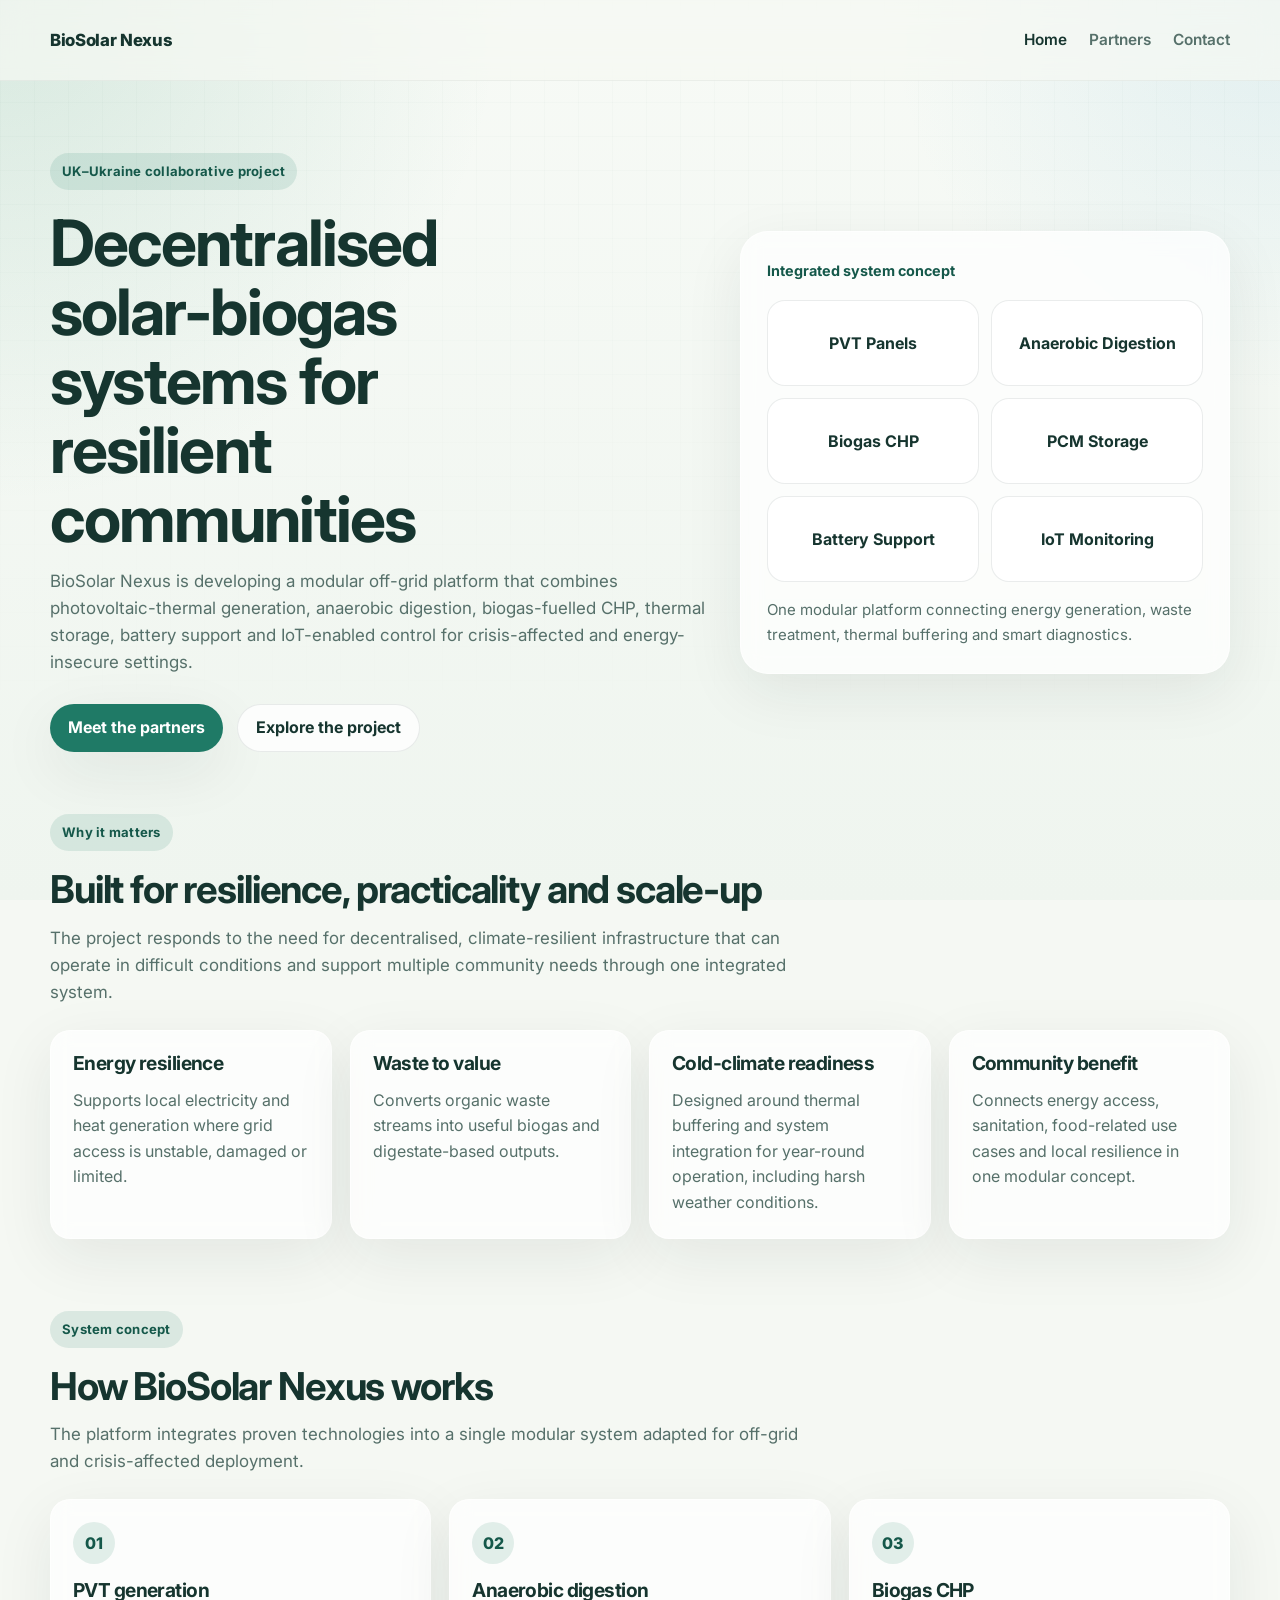
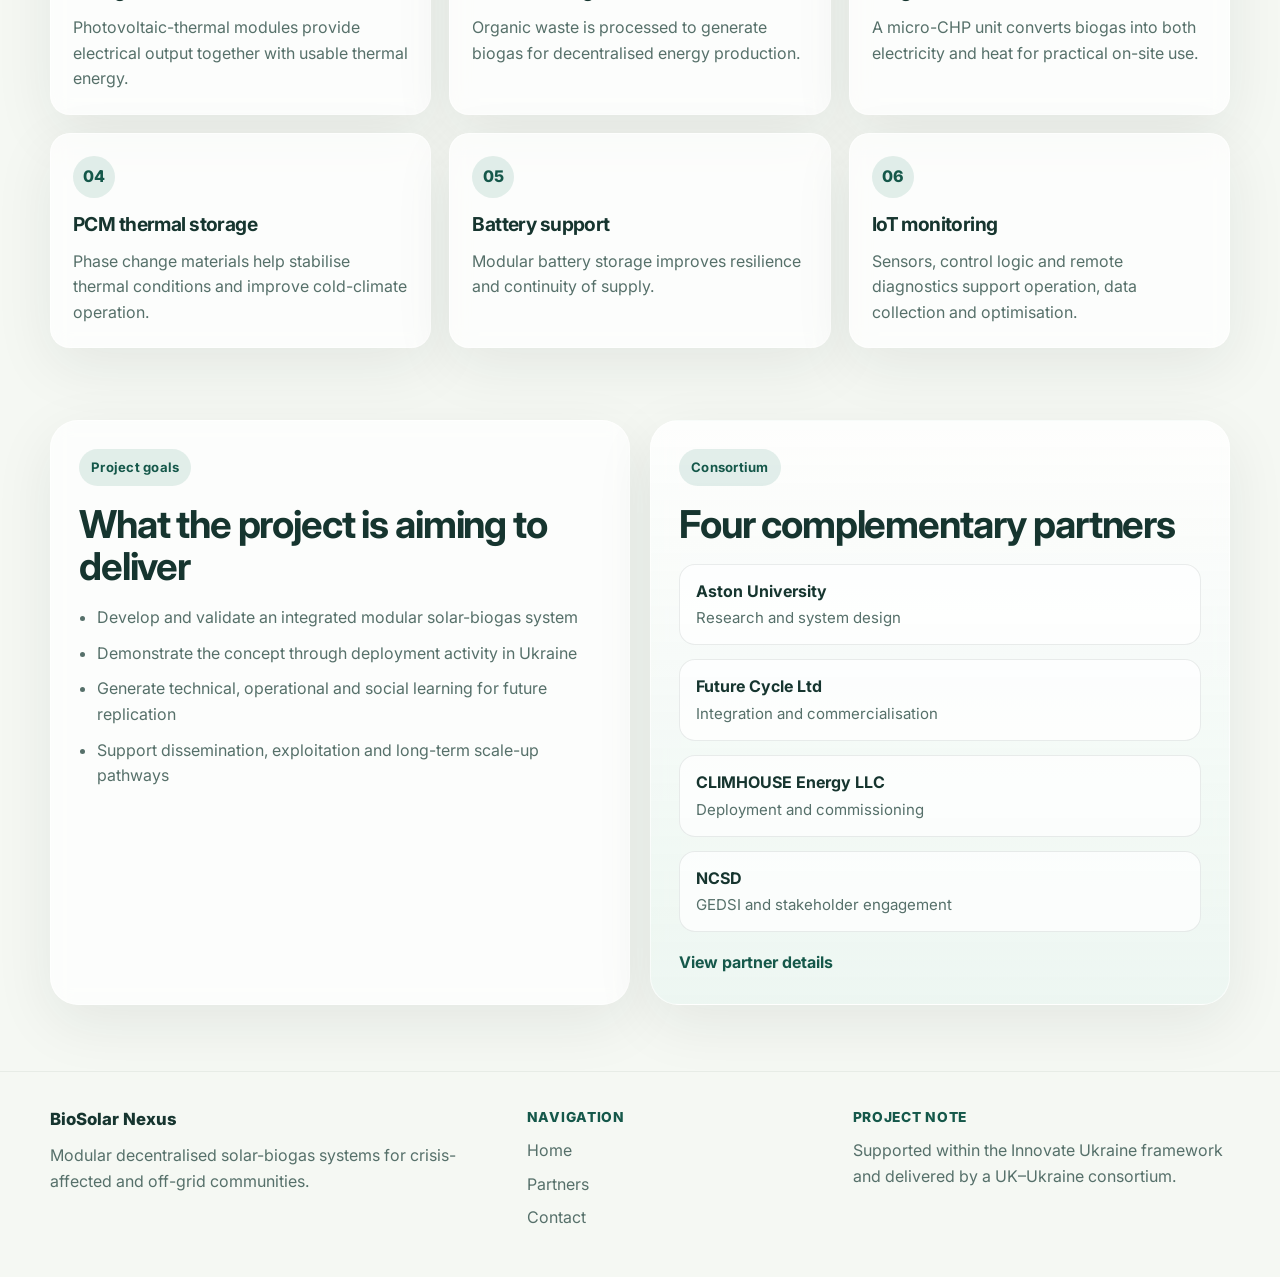
<file: Index.html>
<!DOCTYPE html>
<html lang="en">
<head>
  <meta charset="UTF-8" />
  <meta name="viewport" content="width=device-width, initial-scale=1.0" />
  <title>BioSolar Nexus</title>
  <meta
    name="description"
    content="BioSolar Nexus is a UK–Ukraine collaborative project developing modular solar-biogas systems for crisis-affected and off-grid communities."
  />
  <link rel="preconnect" href="https://fonts.googleapis.com" />
  <link rel="preconnect" href="https://fonts.gstatic.com" crossorigin />
  <link
    href="https://fonts.googleapis.com/css2?family=Inter:wght@400;500;600;700;800&display=swap"
    rel="stylesheet"
  />
  <link rel="stylesheet" href="style.css" />
</head>
<body>
  <div class="site-bg"></div>

  <header class="site-header">
    <div class="container nav">
      <a href="index.html" class="brand">BioSolar Nexus</a>
      <nav class="nav-links">
        <a href="index.html" class="active">Home</a>
        <a href="partners.html">Partners</a>
        <a href="contact.html">Contact</a>
      </nav>
    </div>
  </header>

  <main>
    <section class="hero">
      <div class="container hero-grid">
        <div>
          <span class="eyebrow">UK–Ukraine collaborative project</span>
          <h1>Decentralised solar-biogas systems for resilient communities</h1>
          <p class="hero-text">
            BioSolar Nexus is developing a modular off-grid platform that combines
            photovoltaic-thermal generation, anaerobic digestion, biogas-fuelled CHP,
            thermal storage, battery support and IoT-enabled control for crisis-affected
            and energy-insecure settings.
          </p>

          <div class="hero-actions">
            <a href="partners.html" class="btn btn-primary">Meet the partners</a>
            <a href="#concept" class="btn btn-secondary">Explore the project</a>
          </div>
        </div>

        <div class="hero-card">
          <div class="mini-tag">Integrated system concept</div>

          <div class="diagram">
            <div class="diagram-node">PVT Panels</div>
            <div class="diagram-node">Anaerobic Digestion</div>
            <div class="diagram-node">Biogas CHP</div>
            <div class="diagram-node">PCM Storage</div>
            <div class="diagram-node">Battery Support</div>
            <div class="diagram-node">IoT Monitoring</div>
          </div>

          <p class="small-note">
            One modular platform connecting energy generation, waste treatment,
            thermal buffering and smart diagnostics.
          </p>
        </div>
      </div>
    </section>

    <section class="section">
      <div class="container">
        <div class="section-heading">
          <span class="eyebrow">Why it matters</span>
          <h2>Built for resilience, practicality and scale-up</h2>
          <p>
            The project responds to the need for decentralised, climate-resilient
            infrastructure that can operate in difficult conditions and support
            multiple community needs through one integrated system.
          </p>
        </div>

        <div class="card-grid four">
          <article class="card">
            <h3>Energy resilience</h3>
            <p>
              Supports local electricity and heat generation where grid access is unstable,
              damaged or limited.
            </p>
          </article>

          <article class="card">
            <h3>Waste to value</h3>
            <p>
              Converts organic waste streams into useful biogas and digestate-based outputs.
            </p>
          </article>

          <article class="card">
            <h3>Cold-climate readiness</h3>
            <p>
              Designed around thermal buffering and system integration for year-round operation,
              including harsh weather conditions.
            </p>
          </article>

          <article class="card">
            <h3>Community benefit</h3>
            <p>
              Connects energy access, sanitation, food-related use cases and local resilience in one
              modular concept.
            </p>
          </article>
        </div>
      </div>
    </section>

    <section class="section" id="concept">
      <div class="container">
        <div class="section-heading">
          <span class="eyebrow">System concept</span>
          <h2>How BioSolar Nexus works</h2>
          <p>
            The platform integrates proven technologies into a single modular system
            adapted for off-grid and crisis-affected deployment.
          </p>
        </div>

        <div class="feature-grid">
          <article class="feature-card">
            <div class="feature-number">01</div>
            <h3>PVT generation</h3>
            <p>
              Photovoltaic-thermal modules provide electrical output together with usable thermal energy.
            </p>
          </article>

          <article class="feature-card">
            <div class="feature-number">02</div>
            <h3>Anaerobic digestion</h3>
            <p>
              Organic waste is processed to generate biogas for decentralised energy production.
            </p>
          </article>

          <article class="feature-card">
            <div class="feature-number">03</div>
            <h3>Biogas CHP</h3>
            <p>
              A micro-CHP unit converts biogas into both electricity and heat for practical on-site use.
            </p>
          </article>

          <article class="feature-card">
            <div class="feature-number">04</div>
            <h3>PCM thermal storage</h3>
            <p>
              Phase change materials help stabilise thermal conditions and improve cold-climate operation.
            </p>
          </article>

          <article class="feature-card">
            <div class="feature-number">05</div>
            <h3>Battery support</h3>
            <p>
              Modular battery storage improves resilience and continuity of supply.
            </p>
          </article>

          <article class="feature-card">
            <div class="feature-number">06</div>
            <h3>IoT monitoring</h3>
            <p>
              Sensors, control logic and remote diagnostics support operation, data collection and optimisation.
            </p>
          </article>
        </div>
      </div>
    </section>

    <section class="section">
      <div class="container split-block">
        <div class="split-card">
          <span class="eyebrow">Project goals</span>
          <h2>What the project is aiming to deliver</h2>
          <ul class="clean-list">
            <li>Develop and validate an integrated modular solar-biogas system</li>
            <li>Demonstrate the concept through deployment activity in Ukraine</li>
            <li>Generate technical, operational and social learning for future replication</li>
            <li>Support dissemination, exploitation and long-term scale-up pathways</li>
          </ul>
        </div>

        <div class="split-card soft">
          <span class="eyebrow">Consortium</span>
          <h2>Four complementary partners</h2>
          <div class="mini-partners">
            <div><strong>Aston University</strong><span>Research and system design</span></div>
            <div><strong>Future Cycle Ltd</strong><span>Integration and commercialisation</span></div>
            <div><strong>CLIMHOUSE Energy LLC</strong><span>Deployment and commissioning</span></div>
            <div><strong>NCSD</strong><span>GEDSI and stakeholder engagement</span></div>
          </div>
          <a href="partners.html" class="text-link">View partner details</a>
        </div>
      </div>
    </section>
  </main>

  <footer class="site-footer">
    <div class="container footer-grid">
      <div>
        <div class="footer-brand">BioSolar Nexus</div>
        <p>
          Modular decentralised solar-biogas systems for crisis-affected and off-grid communities.
        </p>
      </div>

      <div>
        <div class="footer-title">Navigation</div>
        <div class="footer-links">
          <a href="index.html">Home</a>
          <a href="partners.html">Partners</a>
          <a href="contact.html">Contact</a>
        </div>
      </div>

      <div>
        <div class="footer-title">Project note</div>
        <p>
          Supported within the Innovate Ukraine framework and delivered by a UK–Ukraine consortium.
        </p>
      </div>
    </div>
  </footer>
</body>
</html>
</file>
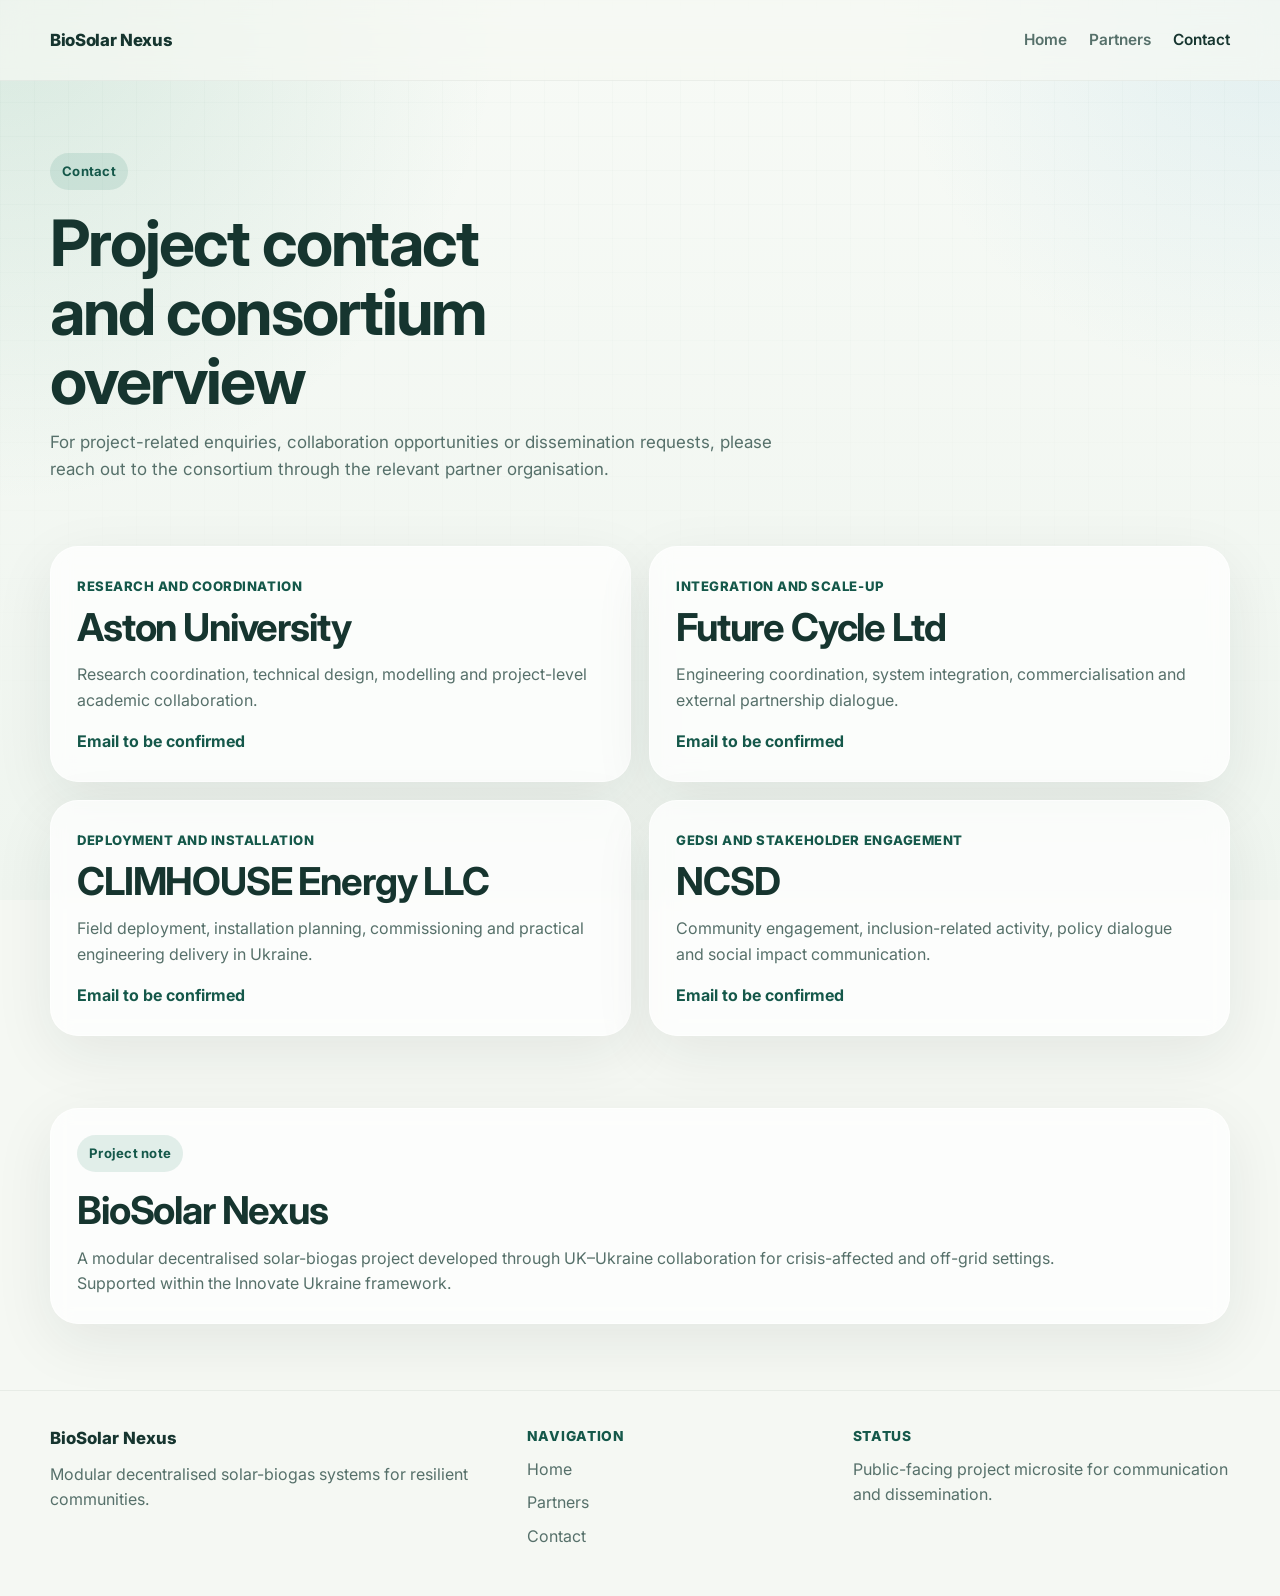
<file: contact.html>
<!DOCTYPE html>
<html lang="en">
<head>
  <meta charset="UTF-8" />
  <meta name="viewport" content="width=device-width, initial-scale=1.0" />
  <title>Contact | BioSolar Nexus</title>
  <meta
    name="description"
    content="Contact the BioSolar Nexus consortium for project-related enquiries and partnership interest."
  />
  <link rel="preconnect" href="https://fonts.googleapis.com" />
  <link rel="preconnect" href="https://fonts.gstatic.com" crossorigin />
  <link
    href="https://fonts.googleapis.com/css2?family=Inter:wght@400;500;600;700;800&display=swap"
    rel="stylesheet"
  />
  <link rel="stylesheet" href="style.css" />
</head>
<body>
  <div class="site-bg"></div>

  <header class="site-header">
    <div class="container nav">
      <a href="index.html" class="brand">BioSolar Nexus</a>
      <nav class="nav-links">
        <a href="index.html">Home</a>
        <a href="partners.html">Partners</a>
        <a href="contact.html" class="active">Contact</a>
      </nav>
    </div>
  </header>

  <main>
    <section class="page-hero">
      <div class="container">
        <span class="eyebrow">Contact</span>
        <h1>Project contact and consortium overview</h1>
        <p class="page-intro">
          For project-related enquiries, collaboration opportunities or dissemination requests,
          please reach out to the consortium through the relevant partner organisation.
        </p>
      </div>
    </section>

    <section class="section">
      <div class="container contact-grid">
        <article class="contact-card">
          <span class="partner-label">Research and coordination</span>
          <h2>Aston University</h2>
          <p>
            Research coordination, technical design, modelling and project-level academic collaboration.
          </p>
          <p class="contact-placeholder">
            Email to be confirmed
          </p>
        </article>

        <article class="contact-card">
          <span class="partner-label">Integration and scale-up</span>
          <h2>Future Cycle Ltd</h2>
          <p>
            Engineering coordination, system integration, commercialisation and external partnership dialogue.
          </p>
          <p class="contact-placeholder">
            Email to be confirmed
          </p>
        </article>

        <article class="contact-card">
          <span class="partner-label">Deployment and installation</span>
          <h2>CLIMHOUSE Energy LLC</h2>
          <p>
            Field deployment, installation planning, commissioning and practical engineering delivery in Ukraine.
          </p>
          <p class="contact-placeholder">
            Email to be confirmed
          </p>
        </article>

        <article class="contact-card">
          <span class="partner-label">GEDSI and stakeholder engagement</span>
          <h2>NCSD</h2>
          <p>
            Community engagement, inclusion-related activity, policy dialogue and social impact communication.
          </p>
          <p class="contact-placeholder">
            Email to be confirmed
          </p>
        </article>
      </div>
    </section>

    <section class="section">
      <div class="container note-box">
        <span class="eyebrow">Project note</span>
        <h2>BioSolar Nexus</h2>
        <p>
          A modular decentralised solar-biogas project developed through UK–Ukraine collaboration
          for crisis-affected and off-grid settings.
        </p>
        <p>
          Supported within the Innovate Ukraine framework.
        </p>
      </div>
    </section>
  </main>

  <footer class="site-footer">
    <div class="container footer-grid">
      <div>
        <div class="footer-brand">BioSolar Nexus</div>
        <p>
          Modular decentralised solar-biogas systems for resilient communities.
        </p>
      </div>

      <div>
        <div class="footer-title">Navigation</div>
        <div class="footer-links">
          <a href="index.html">Home</a>
          <a href="partners.html">Partners</a>
          <a href="contact.html">Contact</a>
        </div>
      </div>

      <div>
        <div class="footer-title">Status</div>
        <p>
          Public-facing project microsite for communication and dissemination.
        </p>
      </div>
    </div>
  </footer>
</body>
</html>
</file>
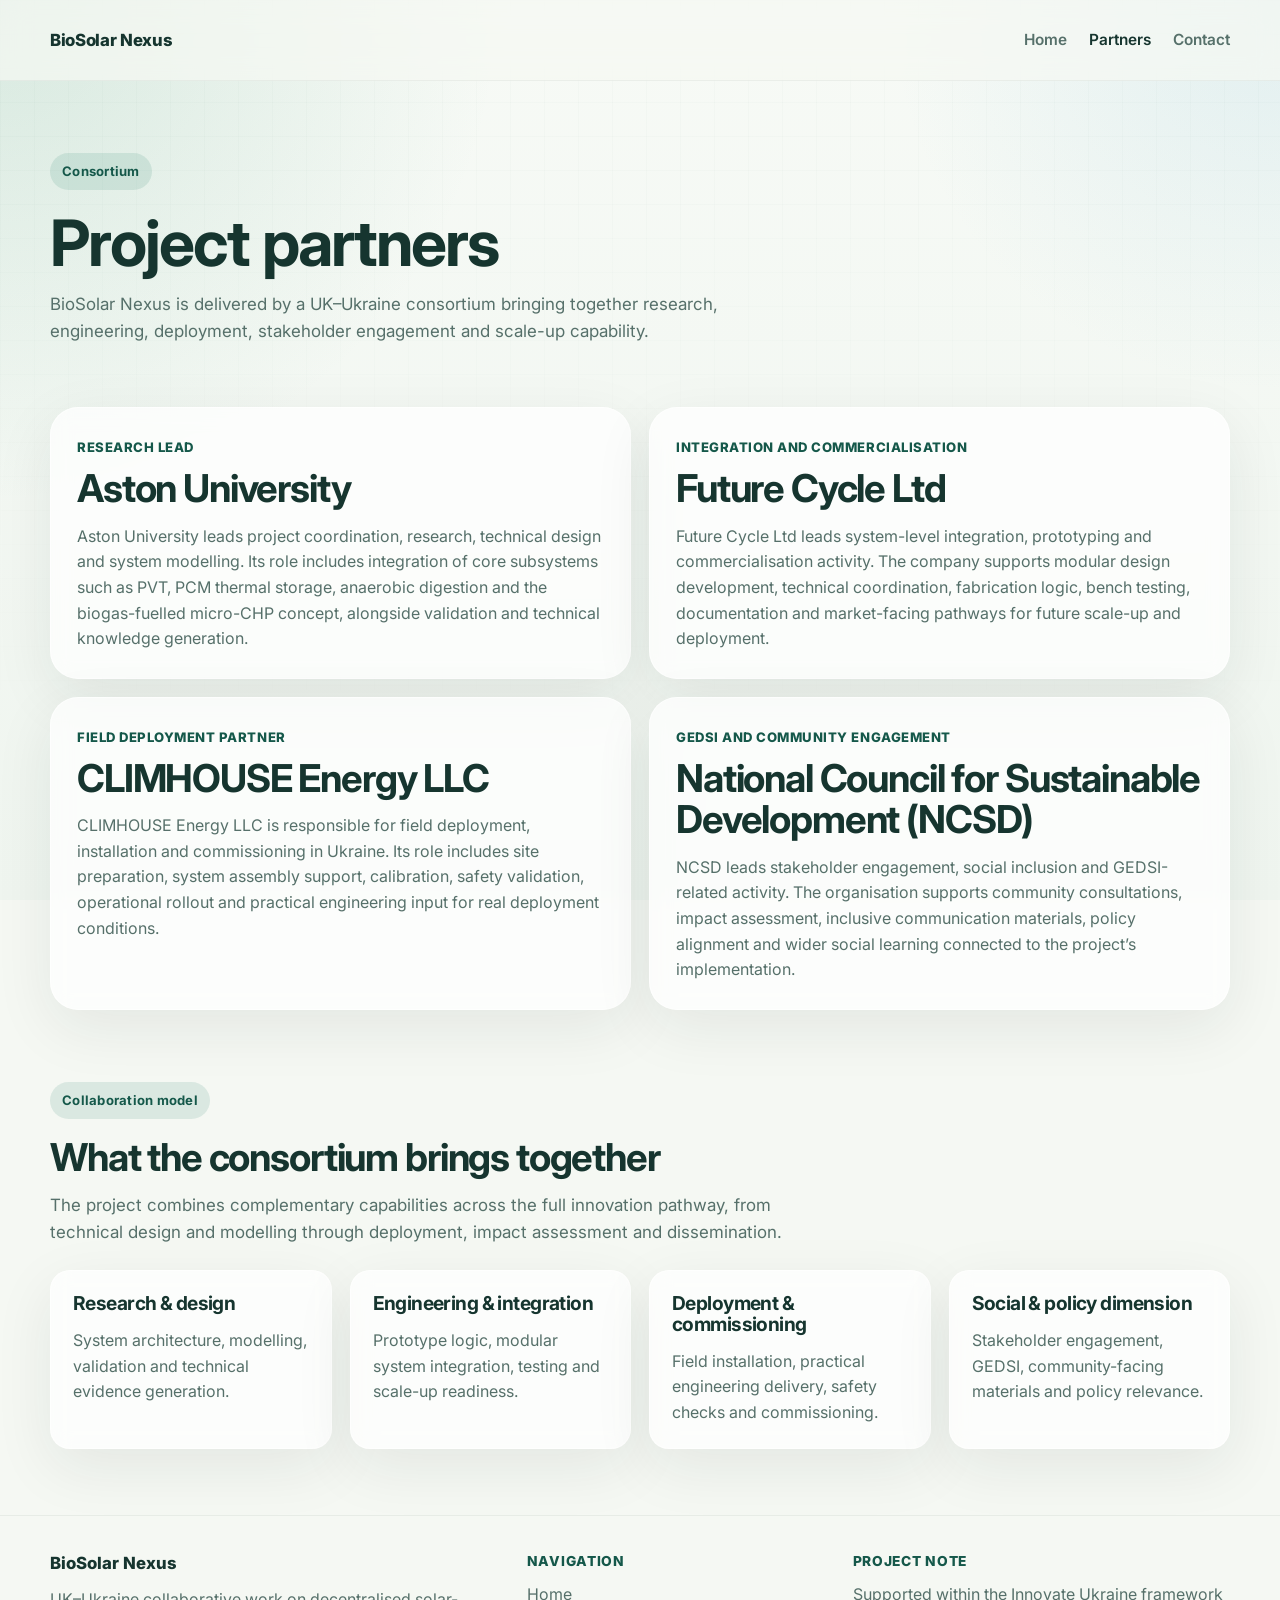
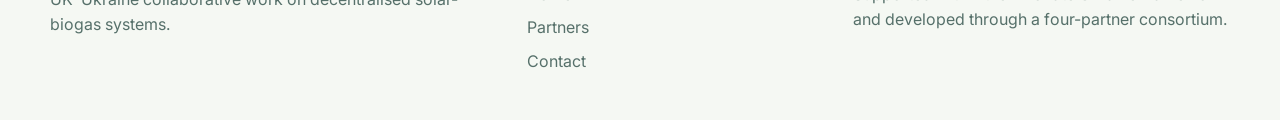
<file: partners.html>
<!DOCTYPE html>
<html lang="en">
<head>
  <meta charset="UTF-8" />
  <meta name="viewport" content="width=device-width, initial-scale=1.0" />
  <title>Partners | BioSolar Nexus</title>
  <meta
    name="description"
    content="Meet the BioSolar Nexus project partners: Aston University, Future Cycle Ltd, CLIMHOUSE Energy LLC and NCSD."
  />
  <link rel="preconnect" href="https://fonts.googleapis.com" />
  <link rel="preconnect" href="https://fonts.gstatic.com" crossorigin />
  <link
    href="https://fonts.googleapis.com/css2?family=Inter:wght@400;500;600;700;800&display=swap"
    rel="stylesheet"
  />
  <link rel="stylesheet" href="style.css" />
</head>
<body>
  <div class="site-bg"></div>

  <header class="site-header">
    <div class="container nav">
      <a href="index.html" class="brand">BioSolar Nexus</a>
      <nav class="nav-links">
        <a href="index.html">Home</a>
        <a href="partners.html" class="active">Partners</a>
        <a href="contact.html">Contact</a>
      </nav>
    </div>
  </header>

  <main>
    <section class="page-hero">
      <div class="container">
        <span class="eyebrow">Consortium</span>
        <h1>Project partners</h1>
        <p class="page-intro">
          BioSolar Nexus is delivered by a UK–Ukraine consortium bringing together
          research, engineering, deployment, stakeholder engagement and scale-up capability.
        </p>
      </div>
    </section>

    <section class="section">
      <div class="container partner-list">
        <article class="partner-card">
          <div class="partner-top">
            <span class="partner-label">Research lead</span>
            <h2>Aston University</h2>
          </div>
          <p>
            Aston University leads project coordination, research, technical design and system
            modelling. Its role includes integration of core subsystems such as PVT, PCM thermal
            storage, anaerobic digestion and the biogas-fuelled micro-CHP concept, alongside
            validation and technical knowledge generation.
          </p>
        </article>

        <article class="partner-card">
          <div class="partner-top">
            <span class="partner-label">Integration and commercialisation</span>
            <h2>Future Cycle Ltd</h2>
          </div>
          <p>
            Future Cycle Ltd leads system-level integration, prototyping and commercialisation
            activity. The company supports modular design development, technical coordination,
            fabrication logic, bench testing, documentation and market-facing pathways for
            future scale-up and deployment.
          </p>
        </article>

        <article class="partner-card">
          <div class="partner-top">
            <span class="partner-label">Field deployment partner</span>
            <h2>CLIMHOUSE Energy LLC</h2>
          </div>
          <p>
            CLIMHOUSE Energy LLC is responsible for field deployment, installation and
            commissioning in Ukraine. Its role includes site preparation, system assembly support,
            calibration, safety validation, operational rollout and practical engineering input for
            real deployment conditions.
          </p>
        </article>

        <article class="partner-card">
          <div class="partner-top">
            <span class="partner-label">GEDSI and community engagement</span>
            <h2>National Council for Sustainable Development (NCSD)</h2>
          </div>
          <p>
            NCSD leads stakeholder engagement, social inclusion and GEDSI-related activity.
            The organisation supports community consultations, impact assessment, inclusive
            communication materials, policy alignment and wider social learning connected to the
            project’s implementation.
          </p>
        </article>
      </div>
    </section>

    <section class="section">
      <div class="container">
        <div class="section-heading">
          <span class="eyebrow">Collaboration model</span>
          <h2>What the consortium brings together</h2>
          <p>
            The project combines complementary capabilities across the full innovation pathway,
            from technical design and modelling through deployment, impact assessment and
            dissemination.
          </p>
        </div>

        <div class="card-grid four">
          <article class="card">
            <h3>Research & design</h3>
            <p>System architecture, modelling, validation and technical evidence generation.</p>
          </article>

          <article class="card">
            <h3>Engineering & integration</h3>
            <p>Prototype logic, modular system integration, testing and scale-up readiness.</p>
          </article>

          <article class="card">
            <h3>Deployment & commissioning</h3>
            <p>Field installation, practical engineering delivery, safety checks and commissioning.</p>
          </article>

          <article class="card">
            <h3>Social & policy dimension</h3>
            <p>Stakeholder engagement, GEDSI, community-facing materials and policy relevance.</p>
          </article>
        </div>
      </div>
    </section>
  </main>

  <footer class="site-footer">
    <div class="container footer-grid">
      <div>
        <div class="footer-brand">BioSolar Nexus</div>
        <p>
          UK–Ukraine collaborative work on decentralised solar-biogas systems.
        </p>
      </div>

      <div>
        <div class="footer-title">Navigation</div>
        <div class="footer-links">
          <a href="index.html">Home</a>
          <a href="partners.html">Partners</a>
          <a href="contact.html">Contact</a>
        </div>
      </div>

      <div>
        <div class="footer-title">Project note</div>
        <p>
          Supported within the Innovate Ukraine framework and developed through a four-partner consortium.
        </p>
      </div>
    </div>
  </footer>
</body>
</html>
</file>
<file: style.css>
:root {
  --bg: #f5f8f3;
  --bg-soft: rgba(255, 255, 255, 0.62);
  --card: rgba(255, 255, 255, 0.72);
  --card-strong: rgba(255, 255, 255, 0.88);
  --text: #16352f;
  --muted: #56706a;
  --line: rgba(22, 53, 47, 0.09);
  --accent: #1f7a66;
  --accent-dark: #15584a;
  --accent-soft: rgba(31, 122, 102, 0.12);
  --shadow: 0 18px 60px rgba(21, 39, 34, 0.08);
  --radius-lg: 28px;
  --radius-md: 20px;
  --radius-sm: 14px;
  --container: 1180px;
}

* {
  box-sizing: border-box;
}

html {
  scroll-behavior: smooth;
}

body {
  margin: 0;
  font-family: "Inter", sans-serif;
  color: var(--text);
  background: var(--bg);
  line-height: 1.6;
  position: relative;
}

.site-bg {
  position: fixed;
  inset: 0;
  z-index: -2;
  background:
    radial-gradient(circle at top left, rgba(104, 174, 145, 0.22), transparent 32%),
    radial-gradient(circle at top right, rgba(129, 191, 215, 0.18), transparent 25%),
    linear-gradient(180deg, #f7faf6 0%, #eff5ef 100%);
}

.site-bg::after {
  content: "";
  position: absolute;
  inset: 0;
  z-index: -1;
  background-image:
    linear-gradient(rgba(22, 53, 47, 0.04) 1px, transparent 1px),
    linear-gradient(90deg, rgba(22, 53, 47, 0.04) 1px, transparent 1px);
  background-size: 34px 34px;
  mask-image: linear-gradient(to bottom, rgba(0, 0, 0, 0.5), transparent 85%);
}

a {
  color: inherit;
  text-decoration: none;
}

.container {
  width: min(var(--container), calc(100% - 40px));
  margin: 0 auto;
}

.site-header {
  position: sticky;
  top: 0;
  z-index: 20;
  backdrop-filter: blur(14px);
  background: rgba(245, 248, 243, 0.72);
  border-bottom: 1px solid rgba(22, 53, 47, 0.05);
}

.nav {
  min-height: 80px;
  display: flex;
  align-items: center;
  justify-content: space-between;
  gap: 20px;
}

.brand {
  font-size: 1.05rem;
  font-weight: 800;
  letter-spacing: -0.02em;
}

.nav-links {
  display: flex;
  align-items: center;
  gap: 22px;
}

.nav-links a {
  color: var(--muted);
  font-weight: 600;
  font-size: 0.96rem;
  transition: 0.2s ease;
}

.nav-links a:hover,
.nav-links a.active {
  color: var(--text);
}

.hero,
.page-hero {
  padding: 72px 0 28px;
}

.hero-grid {
  display: grid;
  grid-template-columns: 1.15fr 0.85fr;
  gap: 28px;
  align-items: center;
}

.eyebrow {
  display: inline-flex;
  align-items: center;
  gap: 8px;
  padding: 8px 12px;
  border-radius: 999px;
  background: var(--accent-soft);
  color: var(--accent-dark);
  font-weight: 700;
  font-size: 0.82rem;
  letter-spacing: 0.02em;
  margin-bottom: 18px;
}

h1,
h2,
h3 {
  margin: 0 0 14px;
  line-height: 1.08;
  letter-spacing: -0.03em;
}

h1 {
  font-size: clamp(2.5rem, 5vw, 4.8rem);
  max-width: 12ch;
}

h2 {
  font-size: clamp(1.8rem, 3vw, 2.8rem);
}

h3 {
  font-size: 1.2rem;
}

p {
  margin: 0;
  color: var(--muted);
}

.hero-text,
.page-intro,
.section-heading p {
  max-width: 760px;
  font-size: 1.06rem;
}

.hero-actions {
  display: flex;
  flex-wrap: wrap;
  gap: 14px;
  margin-top: 28px;
}

.btn {
  display: inline-flex;
  align-items: center;
  justify-content: center;
  min-height: 48px;
  padding: 0 18px;
  border-radius: 999px;
  font-weight: 700;
  transition: 0.2s ease;
}

.btn-primary {
  background: var(--accent);
  color: white;
  box-shadow: var(--shadow);
}

.btn-primary:hover {
  transform: translateY(-1px);
  background: var(--accent-dark);
}

.btn-secondary {
  background: rgba(255, 255, 255, 0.78);
  color: var(--text);
  border: 1px solid var(--line);
}

.btn-secondary:hover {
  transform: translateY(-1px);
  background: white;
}

.hero-card,
.card,
.feature-card,
.split-card,
.partner-card,
.contact-card,
.note-box {
  background: var(--card);
  border: 1px solid rgba(255, 255, 255, 0.6);
  box-shadow: var(--shadow);
  backdrop-filter: blur(10px);
}

.hero-card {
  padding: 26px;
  border-radius: var(--radius-lg);
}

.mini-tag {
  display: inline-block;
  margin-bottom: 18px;
  font-weight: 700;
  color: var(--accent-dark);
  font-size: 0.9rem;
}

.diagram {
  display: grid;
  grid-template-columns: repeat(2, 1fr);
  gap: 12px;
}

.diagram-node {
  min-height: 86px;
  border-radius: 18px;
  background: rgba(255, 255, 255, 0.82);
  border: 1px solid var(--line);
  display: flex;
  align-items: center;
  justify-content: center;
  text-align: center;
  padding: 14px;
  color: var(--text);
  font-weight: 700;
}

.small-note {
  margin-top: 16px;
  font-size: 0.94rem;
}

.section {
  padding: 34px 0 38px;
}

.section-heading {
  margin-bottom: 24px;
}

.card-grid {
  display: grid;
  gap: 18px;
}

.card-grid.four {
  grid-template-columns: repeat(4, 1fr);
}

.card {
  padding: 22px;
  border-radius: var(--radius-md);
}

.feature-grid {
  display: grid;
  grid-template-columns: repeat(3, 1fr);
  gap: 18px;
}

.feature-card {
  padding: 22px;
  border-radius: var(--radius-md);
}

.feature-number {
  width: 42px;
  height: 42px;
  border-radius: 50%;
  background: var(--accent-soft);
  color: var(--accent-dark);
  display: flex;
  align-items: center;
  justify-content: center;
  font-weight: 800;
  margin-bottom: 16px;
}

.split-block {
  display: grid;
  grid-template-columns: 1fr 1fr;
  gap: 20px;
}

.split-card {
  padding: 28px;
  border-radius: var(--radius-lg);
}

.split-card.soft {
  background: linear-gradient(
    180deg,
    rgba(255, 255, 255, 0.82),
    rgba(236, 246, 241, 0.95)
  );
}

.clean-list {
  margin: 18px 0 0;
  padding-left: 18px;
  color: var(--muted);
}

.clean-list li + li {
  margin-top: 10px;
}

.mini-partners {
  display: grid;
  gap: 14px;
  margin-top: 18px;
}

.mini-partners div {
  display: flex;
  flex-direction: column;
  gap: 2px;
  padding: 14px 16px;
  border-radius: 16px;
  background: rgba(255, 255, 255, 0.72);
  border: 1px solid var(--line);
}

.mini-partners strong {
  font-size: 1rem;
}

.mini-partners span {
  color: var(--muted);
  font-size: 0.94rem;
}

.text-link {
  display: inline-block;
  margin-top: 18px;
  color: var(--accent-dark);
  font-weight: 700;
}

.partner-list,
.contact-grid {
  display: grid;
  grid-template-columns: repeat(2, 1fr);
  gap: 18px;
}

.partner-card,
.contact-card,
.note-box {
  padding: 26px;
  border-radius: var(--radius-lg);
}

.partner-top {
  margin-bottom: 10px;
}

.partner-label {
  display: inline-block;
  margin-bottom: 10px;
  font-size: 0.82rem;
  font-weight: 800;
  color: var(--accent-dark);
  text-transform: uppercase;
  letter-spacing: 0.04em;
}

.contact-placeholder {
  margin-top: 16px;
  color: var(--accent-dark);
  font-weight: 700;
}

.site-footer {
  padding: 34px 0 46px;
  margin-top: 28px;
  border-top: 1px solid rgba(22, 53, 47, 0.06);
}

.footer-grid {
  display: grid;
  grid-template-columns: 1.2fr 0.8fr 1fr;
  gap: 24px;
}

.footer-brand {
  font-weight: 800;
  font-size: 1.05rem;
  margin-bottom: 10px;
}

.footer-title {
  font-size: 0.86rem;
  text-transform: uppercase;
  letter-spacing: 0.05em;
  color: var(--accent-dark);
  font-weight: 800;
  margin-bottom: 10px;
}

.footer-links {
  display: grid;
  gap: 8px;
}

.footer-links a {
  color: var(--muted);
}

.footer-links a:hover {
  color: var(--text);
}

@media (max-width: 1100px) {
  .hero-grid,
  .split-block,
  .partner-list,
  .contact-grid,
  .footer-grid,
  .card-grid.four,
  .feature-grid {
    grid-template-columns: 1fr 1fr;
  }
}

@media (max-width: 760px) {
  .nav {
    flex-direction: column;
    justify-content: center;
    padding: 16px 0;
  }

  .nav-links {
    gap: 16px;
    flex-wrap: wrap;
    justify-content: center;
  }

  .hero,
  .page-hero {
    padding-top: 42px;
  }

  .hero-grid,
  .split-block,
  .partner-list,
  .contact-grid,
  .footer-grid,
  .card-grid.four,
  .feature-grid,
  .diagram {
    grid-template-columns: 1fr;
  }

  .container {
    width: min(var(--container), calc(100% - 28px));
  }

  .hero-card,
  .card,
  .feature-card,
  .split-card,
  .partner-card,
  .contact-card,
  .note-box {
    padding: 20px;
  }

  h1 {
    max-width: 100%;
  }
}
</file>
